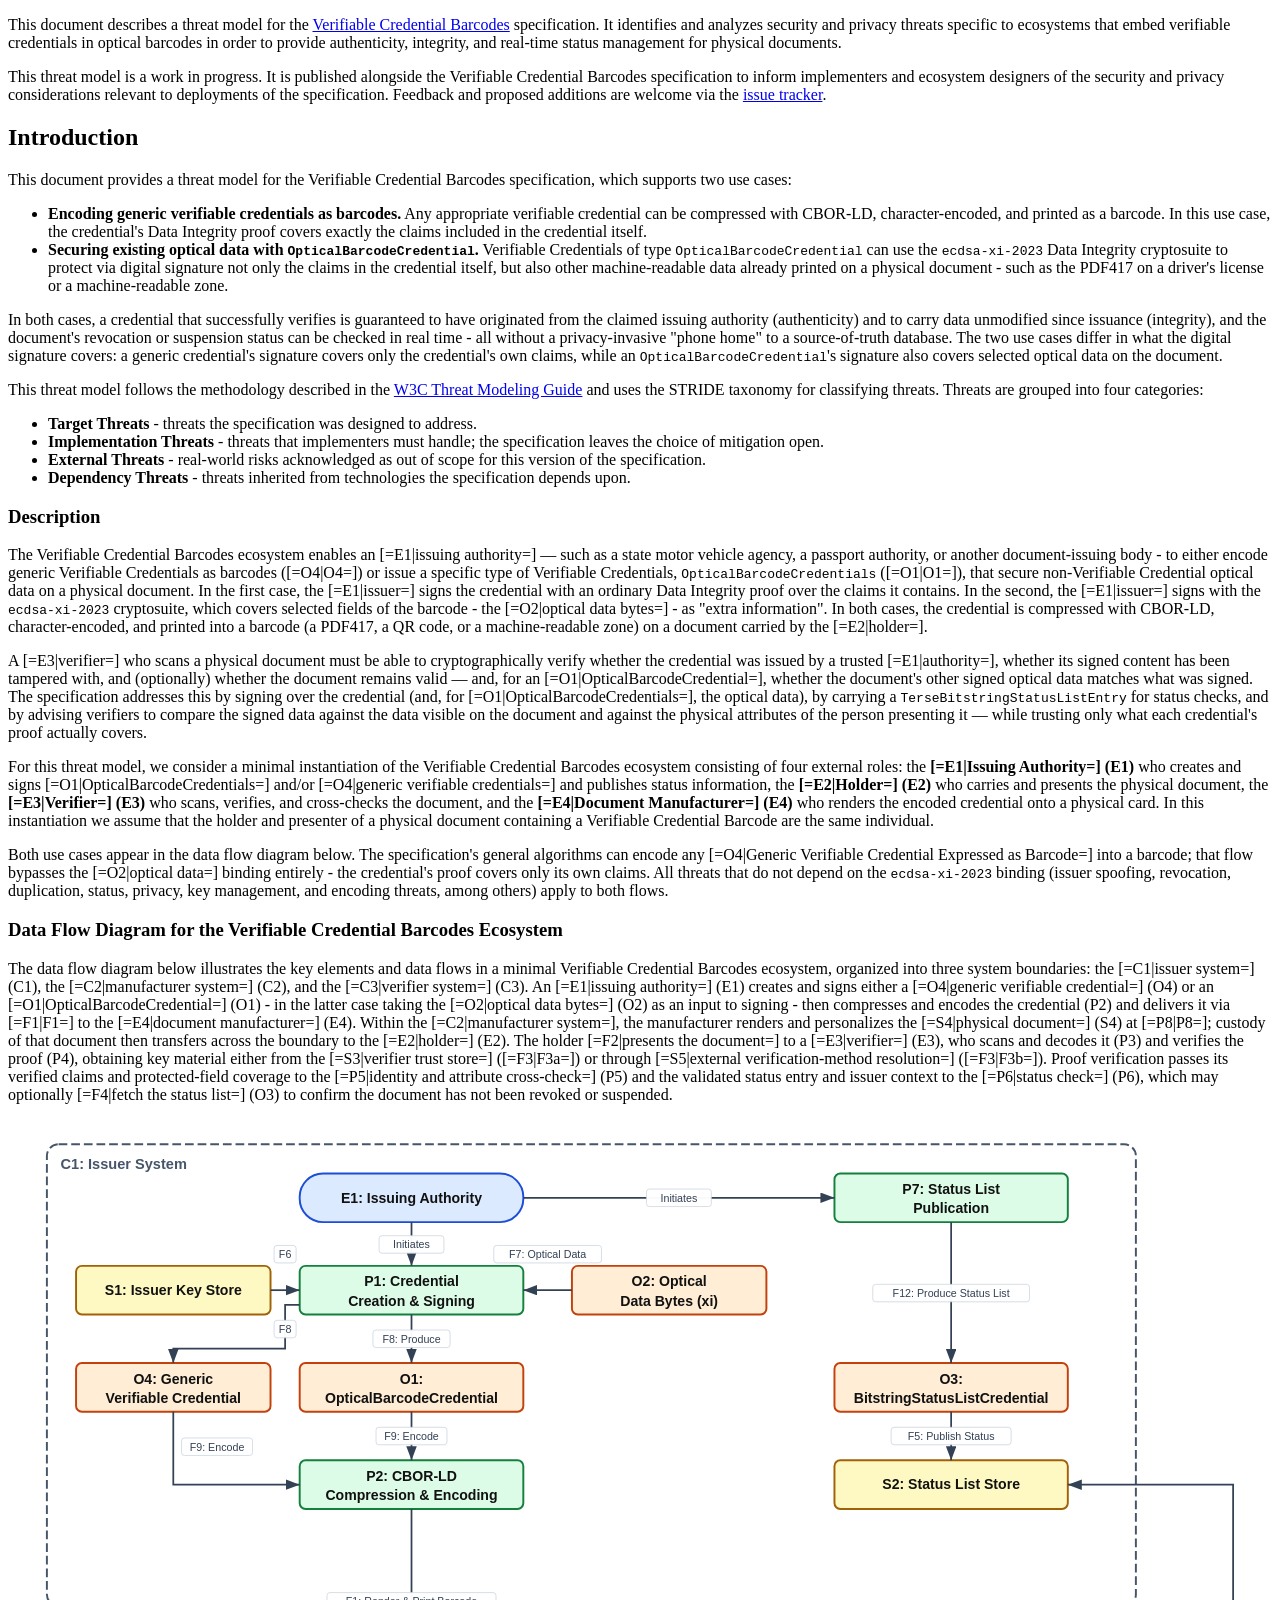
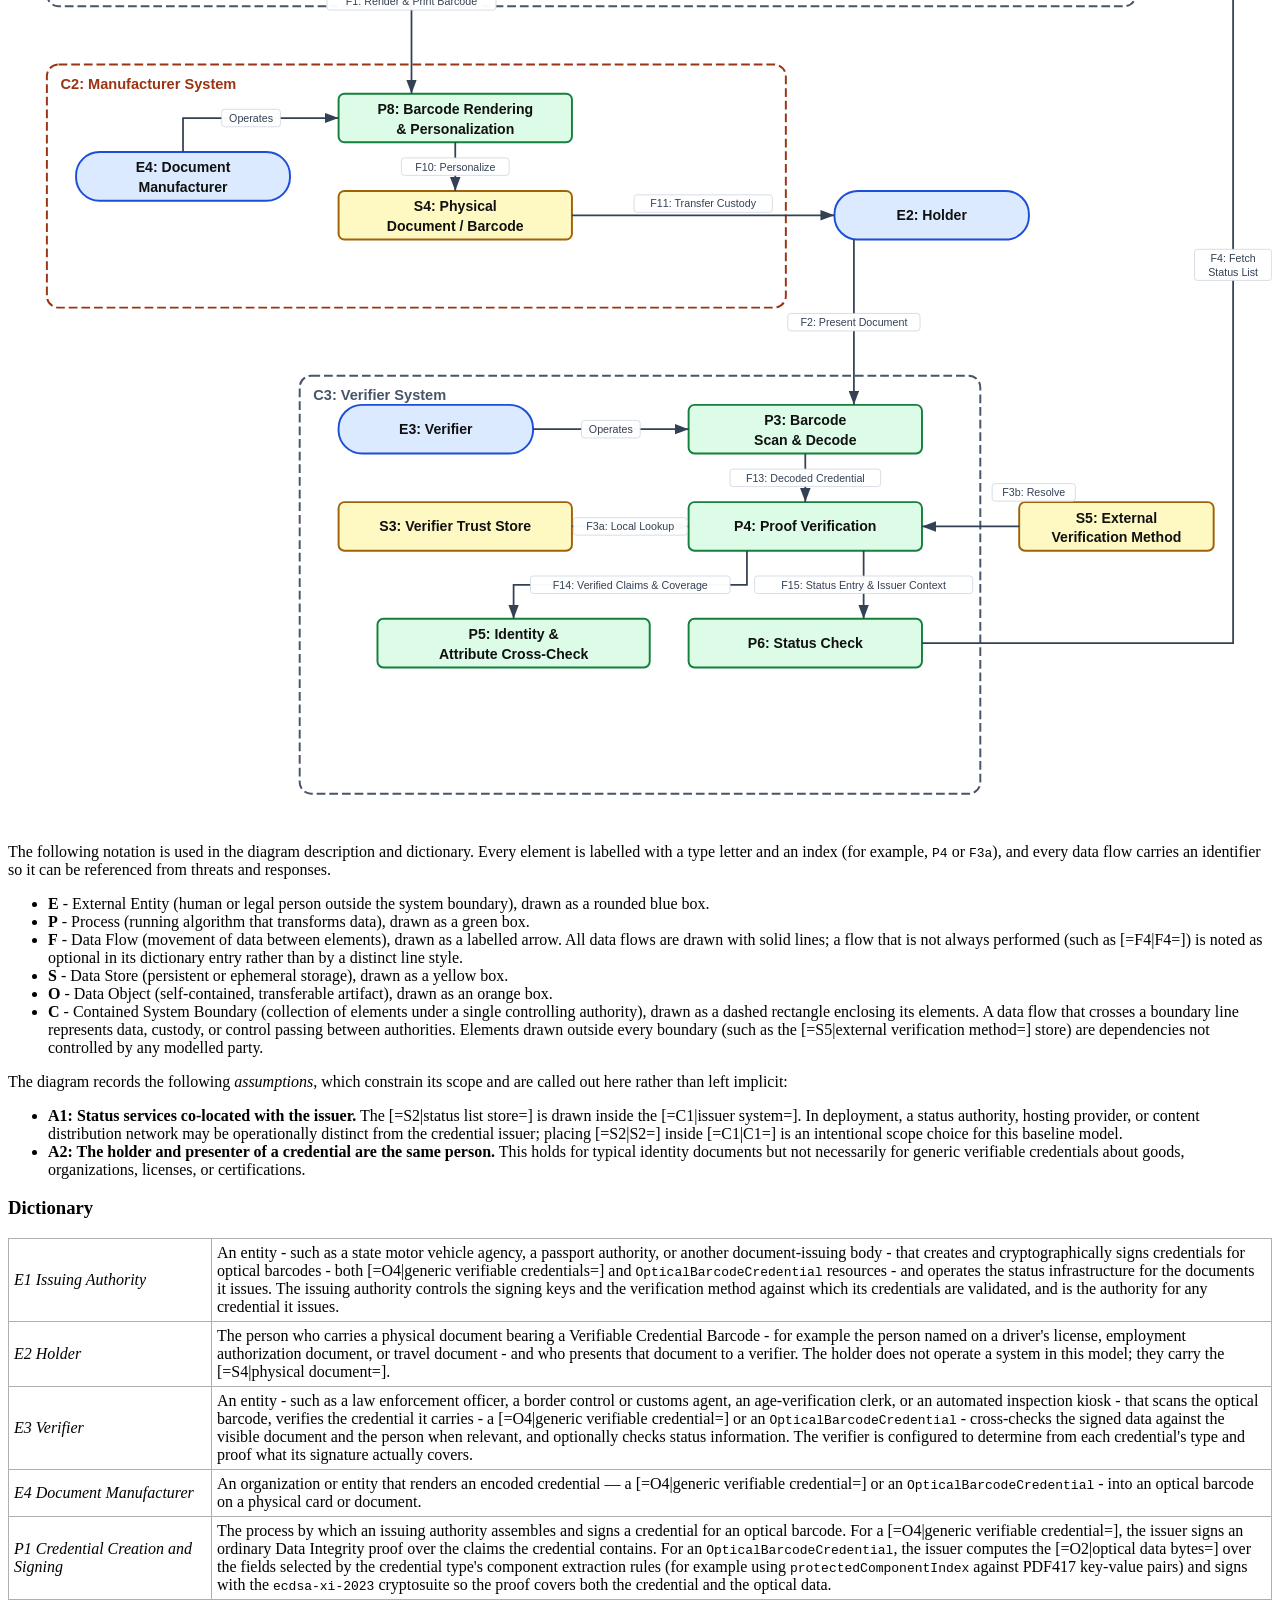
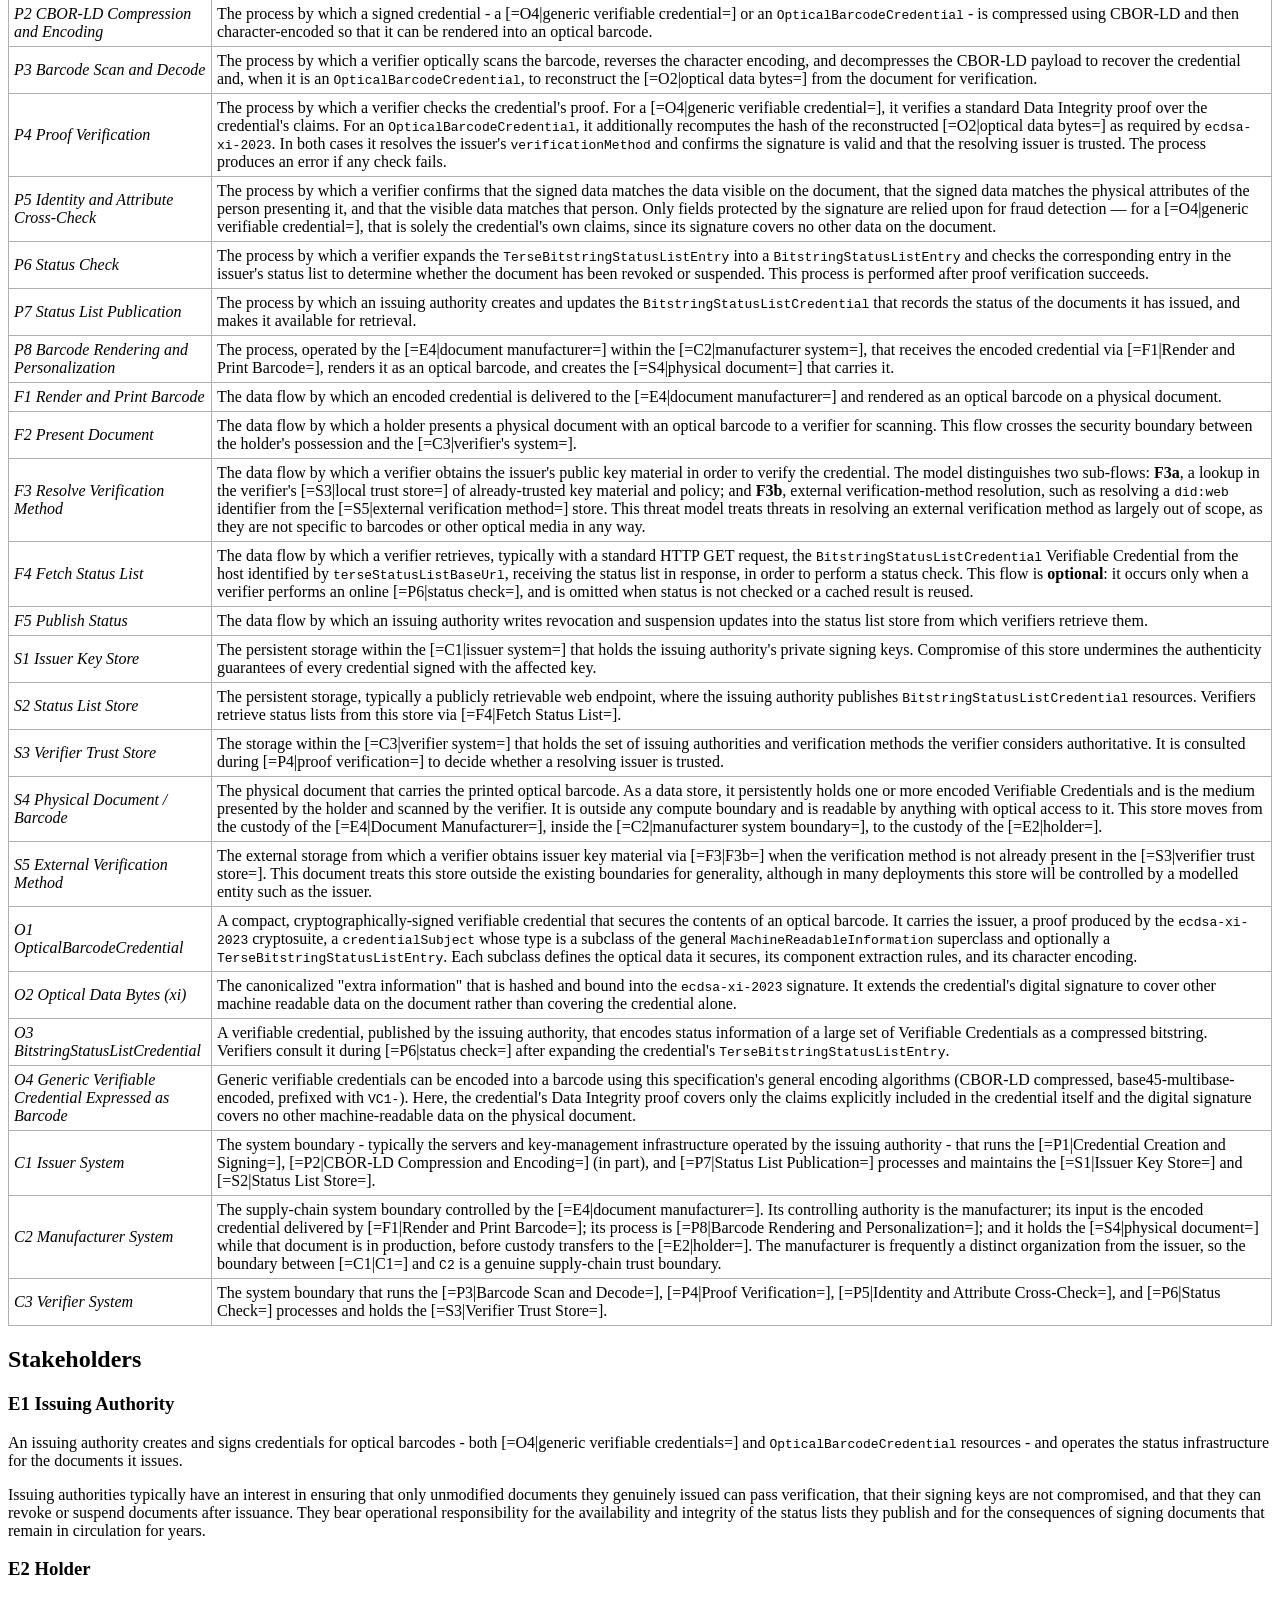
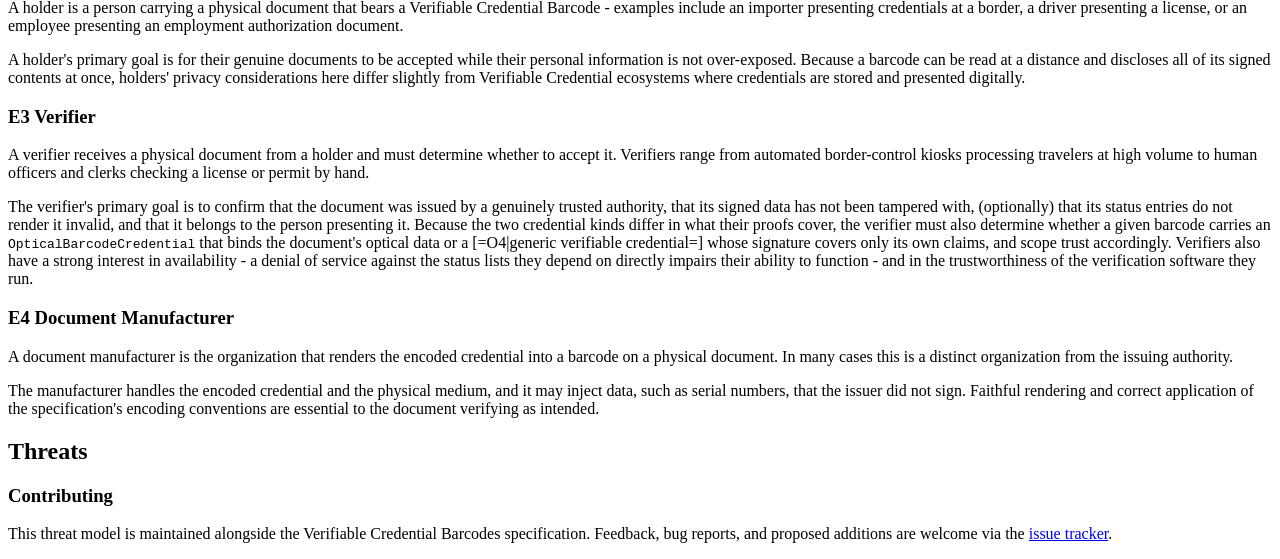
<file: threat-model/index.html>
<!doctype html>
<html lang="en">

<head>
  <meta charset="utf-8">
  <title>Verifiable Credential Barcodes Threat Model v1.0</title>
  <script src="https://www.w3.org/Tools/respec/respec-w3c"
    class="remove"></script>
  <script src="threats/threat-model.js" class="remove"></script>

  <script class='remove'>
    // See https://github.com/w3c/respec/wiki/ for how to configure ReSpec
    var respecConfig = {
      specStatus: "DNOTE",
      group: "vc",
      edDraftURI: "https://w3c.github.io/vc-barcodes/threat-model/",
      latestVersion: "https://www.w3.org/TR/vc-barcodes/threat-model/",
      shortName: "vc-barcodes-threat-model-1.0",
      publishDate:  "2026-10-08",
      github: {
        repoURL: "https://github.com/w3c/vc-barcodes/",
        branch: "main"
      },
      editors: [{
        name: "Wesley Smith",
        company: "Digital Bazaar",
        w3cid: 152091
      }],
      noRecTrack: "true",
      maxTocLevel: 4,
      threatModelTocSelector: "#threat-model-toc",
      threatModelDetailsSelector: "#threat-model-details",
      preProcess: [window.ThreatModel.render],
      postProcess: []
    };
  </script>
  <script src="threats/outline.js" class="remove"></script>
  <link rel="stylesheet" href="threats/threat-model.css" />
  <script src="threats/t1-barcode-data-tampering.js" class="remove"></script>
  <script src="threats/t2-forgery-of-documents-without-machine-readable-information.js" class="remove"></script>
  <script src="threats/t3-issuer-spoofing-via-forged-barcode.js" class="remove"></script>
  <script src="threats/t4-acceptance-of-a-revoked-or-suspended-document.js" class="remove"></script>
  <script src="threats/t5-optical-data-duplication.js" class="remove"></script>
  <script src="threats/t6-unsigned-field-substitution.js" class="remove"></script>
  <script src="threats/t7-untrusted-verification-software.js" class="remove"></script>
  <script src="threats/t8-failure-to-surface-signed-vs-unsigned-coverage.js" class="remove"></script>
  <script src="threats/t9-verifier-trust-anchor-misconfiguration.js" class="remove"></script>
  <script src="threats/t10-denial-of-service-of-status-services.js" class="remove"></script>
  <script src="threats/t11-stale-status-via-aggressive-caching.js" class="remove"></script>
  <script src="threats/t12-under-inclusive-protected-component-index.js" class="remove"></script>
  <script src="threats/t13-quishing-via-malicious-barcode-injection.js" class="remove"></script>
  <script src="threats/t14-physical-medium-information-leakage.js" class="remove"></script>
  <script src="threats/t15-correlation-via-status-list-retrieval.js" class="remove"></script>
  <script src="threats/t16-compelled-presentation-and-over-disclosure.js" class="remove"></script>
  <script src="threats/t17-cross-verifier-linkage-of-the-holder.js" class="remove"></script>
  <script src="threats/t18-cryptographically-relevant-quantum-computer-breaks-ecdsa.js" class="remove"></script>
  <script src="threats/t19-compromise-of-the-issuer-signing-key.js" class="remove"></script>
  <script src="threats/t20-key-resolution-and-key-management-spoofing.js" class="remove"></script>
  <script src="threats/t21-base-encoding-and-multibase-header-confusion.js" class="remove"></script>
  <script src="threats/t22-biometric-falsification.js" class="remove"></script>
  <script src="threats/t23-credential-subject-type-confusion.js" class="remove"></script>
  <style>
    table.dictionary,
    table.dictionary th,
    table.dictionary td {
      border: thin solid rgb(176, 176, 176);
      border-collapse: collapse;
      padding: 5px;
    }
    table.dictionary td.left {
      width: 12em;
    }
  </style>
</head>

<body>
  <section id="abstract">
    <p>
This document describes a threat model for the
<a href="https://w3c.github.io/vc-barcodes/">Verifiable Credential
Barcodes</a> specification. It identifies and analyzes security and privacy
threats specific to ecosystems that embed
verifiable credentials in optical barcodes in order to provide
authenticity, integrity, and real-time status management for physical documents.
    </p>
  </section>
  <section id="sotd">
    <p>
This threat model is a work in progress. It is published alongside the
Verifiable Credential Barcodes specification to inform implementers and
ecosystem designers of the security and privacy considerations relevant to
deployments of the specification. Feedback and proposed additions are welcome
via the
<a href="https://github.com/w3c/vc-barcodes/issues">issue tracker</a>.
    </p>
  </section>
  <section id="Introduction">
    <h2>Introduction</h2>
    <p>
This document provides a threat model for the Verifiable Credential Barcodes
specification, which supports two use cases:
    </p>
    <ul>
      <li>
<strong>Encoding generic verifiable credentials as barcodes.</strong> Any
appropriate verifiable credential can be compressed with CBOR-LD, character-encoded,
and printed as a barcode. In this use case, the credential's Data Integrity proof covers
exactly the claims included in the credential itself.
      </li>
      <li>
<strong>Securing existing optical data with
<code>OpticalBarcodeCredential</code>.</strong> Verifiable Credentials of
type <code>OpticalBarcodeCredential</code> can use the <code>ecdsa-xi-2023</code>
Data Integrity cryptosuite to protect via digital signature not only
the claims in the credential itself, but also other machine-readable data already printed
on a physical document - such as the PDF417 on a driver's license or a machine-readable zone.
      </li>
    </ul>
    <p>
In both cases, a credential that successfully verifies is guaranteed to have
originated from the claimed issuing authority (authenticity) and to carry data
unmodified since issuance (integrity), and the document's revocation or
suspension status can be checked in real time - all without a privacy-invasive
"phone home" to a source-of-truth database. The two use cases differ in what
the digital signature covers: a generic credential's signature covers only the
credential's own claims, while an <code>OpticalBarcodeCredential</code>'s
signature also covers selected optical data on the document.
    </p>
    <p>
This threat model follows the methodology described in the
<a href="https://www.w3.org/TR/threat-modeling-guide/">W3C Threat
Modeling Guide</a> and uses the STRIDE taxonomy for classifying threats.
Threats are grouped into four categories:
    </p>
    <ul>
      <li>
<strong>Target Threats</strong> - threats the specification was designed
to address.
      </li>
      <li>
<strong>Implementation Threats</strong> - threats that implementers must
handle; the specification leaves the choice of mitigation open.
      </li>
      <li>
<strong>External Threats</strong> - real-world risks acknowledged as out
of scope for this version of the specification.
      </li>
      <li>
<strong>Dependency Threats</strong> - threats inherited from technologies
the specification depends upon.
      </li>
    </ul>

<section id="threat-model-description">
      <h3>Description</h3>
      <p>
The Verifiable Credential Barcodes ecosystem enables an [=E1|issuing authority=]
— such as a state motor vehicle agency, a passport authority, or another
document-issuing body - to either encode generic Verifiable Credentials
as barcodes ([=O4|O4=]) or issue a specific type of Verifiable Credentials,
<code>OpticalBarcodeCredentials</code> ([=O1|O1=]),
that secure non-Verifiable Credential optical data on a physical document.
In the first case, the [=E1|issuer=] signs the credential with an ordinary
Data Integrity proof over the claims it contains. In the second, the
[=E1|issuer=] signs with the <code>ecdsa-xi-2023</code> cryptosuite, which
covers selected fields of the barcode - the [=O2|optical data bytes=] - 
as "extra information". In both cases, the credential is
compressed with CBOR-LD, character-encoded, and printed into a barcode (a
PDF417, a QR code, or a machine-readable zone) on a document carried by the
[=E2|holder=].
      </p>
      <p>
A [=E3|verifier=] who scans a physical document must
be able to cryptographically verify
whether the credential was issued by a trusted [=E1|authority=], whether its
signed content has been tampered with, and (optionally) whether the document remains valid —
and, for an [=O1|OpticalBarcodeCredential=], whether the document's other signed optical
data matches what was signed. The specification addresses this by signing over
the credential (and, for [=O1|OpticalBarcodeCredentials=], the optical data),
by carrying a <code>TerseBitstringStatusListEntry</code> for status checks, and
by advising verifiers to compare the signed data against the data visible on
the document and against the physical attributes of the person presenting it —
while trusting only what each credential's proof actually covers.
      </p>
      <p>
For this threat model, we consider a minimal instantiation of the Verifiable
Credential Barcodes ecosystem consisting of four external roles: the
<strong>[=E1|Issuing Authority=] (E1)</strong> who creates and signs 
[=O1|OpticalBarcodeCredentials=] and/or [=O4|generic verifiable credentials=]
and publishes status information, the
<strong>[=E2|Holder=] (E2)</strong> who carries and presents the physical
document, the <strong>[=E3|Verifier=] (E3)</strong> who scans, verifies, and
cross-checks the document, and the <strong>[=E4|Document Manufacturer=]
(E4)</strong> who renders the encoded credential onto a physical card.
In this instantiation we assume that the holder and presenter of a physical
document containing a Verifiable Credential Barcode are the same individual.
      </p>
      <p>
Both use cases appear in the data flow diagram below. The specification's general
algorithms can encode any
[=O4|Generic Verifiable Credential Expressed as Barcode=] into a barcode; that flow bypasses the
[=O2|optical data=] binding entirely - the credential's proof covers only its
own claims. All threats that do not
depend on the <code>ecdsa-xi-2023</code> binding (issuer spoofing, revocation,
duplication, status, privacy, key management, and encoding threats, among
others) apply to both flows.
      </p>
    </section>

<section id="threat-model-data-flow-diagram">
      <h3>Data Flow Diagram for the Verifiable Credential Barcodes Ecosystem</h3>
      <p>
The data flow diagram below illustrates the key elements and data flows in a
minimal Verifiable Credential Barcodes ecosystem, organized into three
system boundaries: the [=C1|issuer system=] (C1), the
[=C2|manufacturer system=] (C2), and the [=C3|verifier system=] (C3). An
[=E1|issuing authority=] (E1) creates and signs either a
[=O4|generic verifiable credential=] (O4) or an
[=O1|OpticalBarcodeCredential=] (O1) - in the latter case taking the
[=O2|optical data bytes=] (O2) as an input to signing - then compresses and
encodes the credential (P2) and delivers it via [=F1|F1=] to the
[=E4|document manufacturer=] (E4). Within the [=C2|manufacturer system=], the
manufacturer renders and personalizes the [=S4|physical document=] (S4) at
[=P8|P8=]; custody of that document then transfers across the boundary to the
[=E2|holder=] (E2). The holder [=F2|presents the document=] to a
[=E3|verifier=] (E3), who scans and decodes it (P3) and verifies the proof (P4),
obtaining key material either from the [=S3|verifier trust store=] ([=F3|F3a=])
or through [=S5|external verification-method resolution=] ([=F3|F3b=]).
Proof verification passes its verified claims and protected-field coverage to
the [=P5|identity and attribute cross-check=] (P5) and the validated status
entry and issuer context to the [=P6|status check=] (P6), which may optionally
[=F4|fetch the status list=] (O3) to confirm the document has not been revoked
or suspended.
      </p>

      <img src="diagrams/dfd.svg" alt="Data flow diagram of the Verifiable Credential Barcodes ecosystem">

      <p>
The following notation is used in the diagram description and dictionary. Every
element is labelled with a type letter and an index (for example, <code>P4</code>
or <code>F3a</code>), and every data flow carries an identifier so it can be
referenced from threats and responses.
      </p>
      <ul>
        <li>
<strong>E</strong> - External Entity (human or legal person outside the
system boundary), drawn as a rounded blue box.
        </li>
        <li>
<strong>P</strong> - Process (running algorithm that transforms data), drawn as
a green box.
        </li>
        <li>
<strong>F</strong> - Data Flow (movement of data between elements), drawn as a
labelled arrow. All data flows are drawn with solid lines; a flow that is not
always performed (such as [=F4|F4=]) is noted as optional in its dictionary
entry rather than by a distinct line style.
        </li>
        <li>
<strong>S</strong> - Data Store (persistent or ephemeral storage), drawn as a
yellow box.
        </li>
        <li>
<strong>O</strong> - Data Object (self-contained, transferable artifact), drawn
as an orange box.
        </li>
        <li>
<strong>C</strong> - Contained System Boundary (collection of elements under a
single controlling authority), drawn as a dashed rectangle enclosing its
elements. A data flow that crosses a boundary line represents data, custody, or
control passing between authorities. Elements drawn outside every boundary
(such as the [=S5|external verification method=] store) are dependencies not
controlled by any modelled party.
        </li>
      </ul>

      <p>
The diagram records the following <dfn data-lt="threat-model-assumptions">
assumptions</dfn>, which constrain its scope and are called out here rather than
left implicit:
      </p>
      <ul>
        <li>
<strong>A1: Status services co-located with the issuer.</strong> The
[=S2|status list store=] is drawn inside the [=C1|issuer system=]. In
deployment, a status authority, hosting provider, or content distribution
network may be operationally distinct from the credential issuer; placing
[=S2|S2=] inside [=C1|C1=] is an intentional scope choice for this baseline
model.
        </li>
        <li>
<strong>A2: The holder and presenter of a credential are the same person.</strong>
This holds for typical identity documents but not necessarily for
generic verifiable credentials about goods, organizations, licenses, or
certifications.
        </li>
      </ul>
    </section>

<section id="threat-model-architecture-dictionary">
    <h3>Dictionary</h3>
      <table class="dictionary">
        <tbody>
          <tr>
            <td class="left">
              <dfn class="lint-ignore"
                data-lt="E1|Issuing Authority">E1 Issuing Authority</dfn>
            </td>
            <td>
An entity - such as a state motor vehicle agency, a passport authority, or
another document-issuing body - that creates and cryptographically signs
credentials for optical barcodes - both
[=O4|generic verifiable credentials=] and
<code>OpticalBarcodeCredential</code> resources - and operates the status
infrastructure for the documents it issues. The issuing authority controls
the signing keys and the verification method against which its credentials
are validated, and is the authority for any credential it issues.
            </td>
          </tr>
          <tr>
            <td class="left">
              <dfn class="lint-ignore"
                data-lt="E2|Holder">E2 Holder</dfn>
            </td>
            <td>
The person who carries a physical document bearing a Verifiable
Credential Barcode - for example the person named on a driver's license,
employment authorization document, or travel document - and who presents that
document to a verifier. The holder does not operate a system in this model;
they carry the [=S4|physical document=].
            </td>
          </tr>
          <tr>
            <td class="left">
              <dfn class="lint-ignore"
                data-lt="E3|Verifier">E3 Verifier</dfn>
            </td>
            <td>
An entity - such as a law enforcement officer, a border control or customs
agent, an age-verification clerk, or an automated inspection kiosk - that
scans the optical barcode, verifies the credential it carries - a
[=O4|generic verifiable credential=] or an
<code>OpticalBarcodeCredential</code> - cross-checks the signed data against
the visible document and the person when relevant, and optionally checks status
information. The verifier is configured to determine from each credential's type
and proof what its signature actually covers.
            </td>
          </tr>
          <tr>
            <td class="left">
              <dfn class="lint-ignore"
                data-lt="E4|Document Manufacturer">E4 Document Manufacturer</dfn>
            </td>
            <td>
An organization or entity that renders an encoded credential —
a [=O4|generic verifiable credential=] or an
<code>OpticalBarcodeCredential</code> - into an optical barcode on a physical
card or document.
            </td>
          </tr>
          <tr>
            <td class="left">
              <dfn class="lint-ignore"
                data-lt="P1|Credential Creation and Signing">P1 Credential Creation and Signing</dfn>
            </td>
            <td>
The process by which an issuing authority assembles and signs a credential for
an optical barcode. For a [=O4|generic verifiable credential=], the issuer
signs an ordinary Data Integrity proof over the claims the credential contains.
For an <code>OpticalBarcodeCredential</code>, the issuer computes the
[=O2|optical data bytes=] over the fields selected by the credential type's
component extraction rules (for example using <code>protectedComponentIndex</code>
against PDF417 key-value pairs) and signs with
the <code>ecdsa-xi-2023</code> cryptosuite so the proof covers both the
credential and the optical data.
            </td>
          </tr>
          <tr>
            <td class="left">
              <dfn class="lint-ignore"
                data-lt="P2|CBOR-LD Compression and Encoding">P2 CBOR-LD Compression and Encoding</dfn>
            </td>
            <td>
The process by which a signed credential - a
[=O4|generic verifiable credential=] or an <code>OpticalBarcodeCredential</code> - is
compressed using CBOR-LD and then character-encoded so that it can be rendered into an
optical barcode.
            </td>
          </tr>
          <tr>
            <td class="left">
              <dfn class="lint-ignore"
                data-lt="P3|Barcode Scan and Decode">P3 Barcode Scan and Decode</dfn>
            </td>
            <td>
The process by which a verifier optically scans the barcode, reverses the
character encoding, and decompresses the CBOR-LD payload to recover the
credential and, when it is an <code>OpticalBarcodeCredential</code>, to
reconstruct the [=O2|optical data bytes=] from the document for verification.
            </td>
          </tr>
          <tr>
            <td class="left">
              <dfn class="lint-ignore"
                data-lt="P4|Proof Verification">P4 Proof Verification</dfn>
            </td>
            <td>
The process by which a verifier checks the credential's proof. For a
[=O4|generic verifiable credential=], it verifies a standard Data Integrity
proof over the credential's claims. For an
<code>OpticalBarcodeCredential</code>, it additionally recomputes the hash of
the reconstructed [=O2|optical data bytes=] as required by
<code>ecdsa-xi-2023</code>. In both cases it resolves the issuer's
<code>verificationMethod</code> and confirms the signature is valid and that
the resolving issuer is trusted. The process produces an error if any check
fails.
            </td>
          </tr>
          <tr>
            <td class="left">
              <dfn class="lint-ignore"
                data-lt="P5|Identity and Attribute Cross-Check">P5 Identity and Attribute Cross-Check</dfn>
            </td>
            <td>
The process by which a verifier confirms that the signed data matches the data
visible on the document, that the signed data matches the physical attributes
of the person presenting it, and that the visible data matches that person.
Only fields protected by the signature are relied upon for fraud detection —
for a [=O4|generic verifiable credential=], that is solely the credential's own
claims, since its signature covers no other data on the document.
            </td>
          </tr>
          <tr>
            <td class="left">
              <dfn class="lint-ignore"
                data-lt="P6|Status Check">P6 Status Check</dfn>
            </td>
            <td>
The process by which a verifier expands the
<code>TerseBitstringStatusListEntry</code> into a
<code>BitstringStatusListEntry</code> and checks the corresponding entry in the
issuer's status list to determine whether the document has been revoked or
suspended. This process is performed after proof verification succeeds.
            </td>
          </tr>
          <tr>
            <td class="left">
              <dfn class="lint-ignore"
                data-lt="P7|Status List Publication">P7 Status List Publication</dfn>
            </td>
            <td>
The process by which an issuing authority creates and updates the
<code>BitstringStatusListCredential</code> that records the status of the documents
it has issued, and makes it available for retrieval.
            </td>
          </tr>
          <tr>
            <td class="left">
              <dfn class="lint-ignore"
                data-lt="P8|Barcode Rendering and Personalization">P8 Barcode Rendering and Personalization</dfn>
            </td>
            <td>
The process, operated by the [=E4|document manufacturer=] within the
[=C2|manufacturer system=], that receives the encoded credential via
[=F1|Render and Print Barcode=], renders it as an optical barcode, and
creates the [=S4|physical document=] that carries it.
            </td>
          </tr>
          <tr>
            <td class="left">
              <dfn class="lint-ignore"
                data-lt="F1|Render and Print Barcode">F1 Render and Print Barcode</dfn>
            </td>
            <td>
The data flow by which an encoded credential is
delivered to the [=E4|document manufacturer=] and rendered as an optical
barcode on a physical document.
            </td>
          </tr>
          <tr>
            <td class="left">
              <dfn class="lint-ignore"
                data-lt="F2|Present Document">F2 Present Document</dfn>
            </td>
            <td>
The data flow by which a holder presents a physical document with an
optical barcode to a verifier for scanning. This flow crosses the security
boundary between the holder's possession and the
[=C3|verifier's system=].
            </td>
          </tr>
          <tr>
            <td class="left">
              <dfn class="lint-ignore"
                data-lt="F3|Resolve Verification Method|F3a|F3b">F3 Resolve Verification Method</dfn>
            </td>
            <td>
The data flow by which a verifier obtains the issuer's public key material in
order to verify the credential. The model distinguishes two sub-flows:
<strong>F3a</strong>, a lookup in the verifier's [=S3|local trust store=] of
already-trusted key material and policy; and <strong>F3b</strong>, external
verification-method resolution, such as resolving a <code>did:web</code>
identifier from the [=S5|external verification method=] store. This threat model
treats threats in resolving an external verification method as largely out of scope,
as they are not specific to barcodes or other optical media in any way.
            </td>
          </tr>
          <tr>
            <td class="left">
              <dfn class="lint-ignore"
                data-lt="F4|Fetch Status List">F4 Fetch Status List</dfn>
            </td>
            <td>
The data flow by which a verifier retrieves, typically with a standard HTTP GET
request, the <code>BitstringStatusListCredential</code> Verifiable Credential
from the host identified by <code>terseStatusListBaseUrl</code>, receiving the
status list in response, in order to perform a status check. This flow is
<strong>optional</strong>: it occurs only when a verifier performs an online
[=P6|status check=], and is omitted when status is not checked or a cached
result is reused.
            </td>
          </tr>
          <tr>
            <td class="left">
              <dfn class="lint-ignore"
                data-lt="F5|Publish Status">F5 Publish Status</dfn>
            </td>
            <td>
The data flow by which an issuing authority writes revocation and suspension
updates into the status list store from which verifiers retrieve them.
            </td>
          </tr>
          <tr>
            <td class="left">
              <dfn class="lint-ignore"
                data-lt="S1|Issuer Key Store">S1 Issuer Key Store</dfn>
            </td>
            <td>
The persistent storage within the [=C1|issuer system=] that holds the issuing
authority's private signing keys. Compromise of this store undermines the
authenticity guarantees of every credential signed with the affected key.
            </td>
          </tr>
          <tr>
            <td class="left">
              <dfn class="lint-ignore"
                data-lt="S2|Status List Store">S2 Status List Store</dfn>
            </td>
            <td>
The persistent storage, typically a publicly retrievable web endpoint, where
the issuing authority publishes <code>BitstringStatusListCredential</code>
resources. Verifiers retrieve status lists from this store via
[=F4|Fetch Status List=].
            </td>
          </tr>
          <tr>
            <td class="left">
              <dfn class="lint-ignore"
                data-lt="S3|Verifier Trust Store">S3 Verifier Trust Store</dfn>
            </td>
            <td>
The storage within the [=C3|verifier system=] that holds the set of issuing
authorities and verification methods the verifier considers authoritative.
It is consulted during [=P4|proof verification=] to decide whether a resolving
issuer is trusted.
            </td>
          </tr>
          <tr>
            <td class="left">
              <dfn class="lint-ignore"
                data-lt="S4|Physical Document">S4 Physical Document / Barcode</dfn>
            </td>
            <td>
The physical document that carries the printed optical barcode. As a
data store, it persistently holds one or more encoded Verifiable Credentials
and is the medium presented by the holder and scanned by the verifier. It is
outside any compute boundary and is readable by anything with optical access to it.
This store moves from the custody of the [=E4|Document Manufacturer=], inside the
[=C2|manufacturer system boundary=], to the custody of the [=E2|holder=].
            </td>
          </tr>
          <tr>
            <td class="left">
              <dfn class="lint-ignore"
                data-lt="S5|External Verification Method">S5 External Verification Method</dfn>
            </td>
            <td>
The external storage from which a verifier obtains issuer key material via
[=F3|F3b=] when the verification method is not already present in the
[=S3|verifier trust store=]. This document treats this store outside the existing boundaries
for generality, although in many deployments this store will be controlled by
a modelled entity such as the issuer.
            </td>
          </tr>
          <tr>
            <td class="left">
              <dfn class="lint-ignore"
                data-lt="O1|OpticalBarcodeCredential">O1 OpticalBarcodeCredential</dfn>
            </td>
            <td>
A compact, cryptographically-signed verifiable credential that secures the contents
of an optical barcode. It carries the issuer, a proof produced by the
<code>ecdsa-xi-2023</code> cryptosuite, a <code>credentialSubject</code> whose
type is a subclass of the general <code>MachineReadableInformation</code> superclass
 and optionally a <code>TerseBitstringStatusListEntry</code>. Each subclass defines the optical
data it secures, its component extraction rules, and its character encoding.
            </td>
          </tr>
          <tr>
            <td class="left">
              <dfn class="lint-ignore"
                data-lt="O2|Optical Data Bytes">O2 Optical Data Bytes (xi)</dfn>
            </td>
            <td>
The canonicalized "extra information" that is hashed
and bound into the <code>ecdsa-xi-2023</code> signature. It extends the credential's
digital signature to cover other machine readable data on the document rather than
covering the credential alone.
            </td>
          </tr>
          <tr>
            <td class="left">
              <dfn class="lint-ignore"
                data-lt="O3|BitstringStatusListCredential">O3 BitstringStatusListCredential</dfn>
            </td>
            <td>
A verifiable credential, published by the issuing authority, that encodes status information
of a large set of Verifiable Credentials as a compressed
bitstring. Verifiers consult it during [=P6|status check=] after expanding the
credential's <code>TerseBitstringStatusListEntry</code>.
            </td>
          </tr>
          <tr>
            <td class="left">
              <dfn class="lint-ignore"
                data-lt="O4|Generic Verifiable Credential Expressed as Barcode">
O4 Generic Verifiable Credential Expressed as Barcode</dfn>
            </td>
            <td>
Generic verifiable credentials can be encoded into a barcode using this specification's
general encoding algorithms (CBOR-LD compressed, base45-multibase-encoded, prefixed with
<code>VC1-</code>). Here, the credential's Data Integrity proof covers only the claims
explicitly included in the credential itself and the digital signature covers no other
machine-readable data on the physical document.
            </td>
          </tr>
          <tr>
            <td class="left">
              <dfn class="lint-ignore"
                data-lt="C1|Issuer System">C1 Issuer System</dfn>
            </td>
            <td>
The system boundary - typically the servers and key-management infrastructure
operated by the issuing authority - that runs the
[=P1|Credential Creation and Signing=], [=P2|CBOR-LD Compression and Encoding=]
(in part), and [=P7|Status List Publication=] processes and maintains the
[=S1|Issuer Key Store=] and [=S2|Status List Store=].
            </td>
          </tr>
          <tr>
            <td class="left">
              <dfn class="lint-ignore"
                data-lt="C2|Manufacturer System">C2 Manufacturer System</dfn>
            </td>
            <td>
The supply-chain system boundary controlled by the [=E4|document manufacturer=].
Its controlling authority is the manufacturer; its input is the encoded
credential delivered by [=F1|Render and Print Barcode=]; its process is
[=P8|Barcode Rendering and Personalization=]; and it holds the
[=S4|physical document=] while that document is in production, before custody
transfers to the [=E2|holder=]. The manufacturer is frequently a distinct
organization from the issuer, so the boundary between [=C1|C1=] and
<code>C2</code> is a genuine supply-chain trust boundary.
            </td>
          </tr>
          <tr>
            <td class="left">
              <dfn class="lint-ignore"
                data-lt="C3|Verifier System">C3 Verifier System</dfn>
            </td>
            <td>
The system boundary that runs the [=P3|Barcode Scan and Decode=], [=P4|Proof Verification=],
[=P5|Identity and Attribute Cross-Check=], and [=P6|Status Check=] processes
and holds the [=S3|Verifier Trust Store=].
            </td>
          </tr>
        </tbody>
      </table>
    </section>
  </section>

<section id="threat-model-stakeholders">
    <h2>Stakeholders</h2>

    <h3>E1 Issuing Authority</h3>
    <p>
An issuing authority creates and signs credentials for optical barcodes - both
[=O4|generic verifiable credentials=] and <code>OpticalBarcodeCredential</code>
resources - and operates the status infrastructure for the documents it
issues.
    </p>
    <p>
Issuing authorities typically have an interest in ensuring that only unmodified documents they
genuinely issued can pass verification, that their signing keys are not
compromised, and that they can revoke or suspend documents after issuance. They
bear operational responsibility for the availability and integrity of the
status lists they publish and for the consequences of signing
documents that remain in circulation for years.
    </p>

    <h3>E2 Holder</h3>
    <p>
A holder is a person carrying a physical document that bears a
Verifiable Credential Barcode - examples include an importer presenting credentials at a border,
a driver presenting a license, or an employee presenting an employment
authorization document.
    </p>
    <p>
A holder's primary goal is for their genuine documents to be accepted while
their personal information is not over-exposed. Because a barcode can be read at
a distance and discloses all of its signed contents at once, holders' privacy
considerations here differ slightly from Verifiable Credential ecosystems where
credentials are stored and presented digitally.
    </p>

    <h3>E3 Verifier</h3>
    <p>
A verifier receives a physical document from a holder and must determine whether
to accept it. Verifiers range from automated border-control kiosks processing
travelers at high volume to human officers and clerks checking a license or
permit by hand.
    </p>
    <p>
The verifier's primary goal is to confirm that the document was issued by a
genuinely trusted authority, that its signed data has not been tampered with,
(optionally) that its status entries do not render it invalid, and that it
belongs to the person presenting it. Because the two credential kinds differ
in what their proofs cover, the verifier must also determine whether a given barcode carries an
<code>OpticalBarcodeCredential</code> that binds the document's optical data or
a [=O4|generic verifiable credential=] whose signature covers only its own
claims, and scope trust accordingly. Verifiers also have a strong interest in availability - a denial
of service against the status lists they depend on directly impairs their
ability to function - and in the trustworthiness of the verification software
they run.
    </p>

    <h3>E4 Document Manufacturer</h3>
    <p>
A document manufacturer is the organization that renders
the encoded credential into a barcode on a physical document. In many cases
this is a distinct organization from the issuing authority.
    </p>
    <p>
The manufacturer handles the encoded credential and the physical medium, and it may inject data,
such as serial numbers, that the issuer did not sign. Faithful rendering and
correct application of the specification's encoding conventions are essential to
the document verifying as intended.
    </p>
  </section>

  <section id="threat-model-threats">
    <h2>Threats</h2>
    <section id="threat-model-toc">
    </section>
    <section id="threat-model-details">
    </section>
  </section>

  <section id="threat-model-contributing">
    <h3>Contributing</h3>
    <p>
This threat model is maintained alongside the Verifiable Credential Barcodes
specification. Feedback, bug reports, and proposed additions are welcome
via the <a
href="https://github.com/w3c/vc-barcodes/issues/new">issue tracker</a>.
    </p>
  </section>

</body>

</html>
</file>
<file: threat-model/threats/threat-model.css>
table.visual-terminology,
table.dfd-dictionary  {
  padding: 1em;
  border: 1px solid var(--datacell-border);
}

table.visual-terminology th,
table.visual-terminology td,
table.dfd-dictionary th,
table.dfd-dictionary td {
  border-bottom: 1px solid var(--datacell-border);
    border-collapse: collapse;
      padding: .5em;
}

table.visual-terminology tr {
  border-collapse: collapse;
}

table.visual-terminology th {
  width:11em;
  font-weight: bold;
}

table.visual-terminology td.term-def {

}


table.visual-terminology td.term-img {
  width: 11em;
}


table.dfd-dictionary {
}


table.dfd-dictionary td.dfd-id {
  width: 3em;
  font-weight: bold;

}
table.dfd-dictionary td.dfd-name {
  width: 10em;
}
table.dfd-dictionary td.dfd-type {
  width: 6em;
}

#threat-toc {
  counter-reset: threat;
}

ol.threat-toc {
  list-style: none;
}

ol.threat-toc li::before {
  content: "T" attr(value) ". ";
  font-weight: bold;
}

ol.threat-toc li.section-title::before {
  font-weight: bold;
  counter-increment: none;
  content: "";
}

ol.threat-toc li.section-title {
  font-weight: bold;
  font-style: italic;
}

table.threat td.threat-name span.index-link {
  position:absolute;
  right: 10px;
  height: 1em;
  font-size: small;
  margin-top: -0.7em;
  top: 50%;
}
ol.threat-toc h5 {
  margin:0;
}

table.threat {
  border: thin solid var(--datacell-border);
  border-collapse:collapse;
  margin: 1em 0 1em 0;
  width:100%;
  padding-left:30px;
}
table.threat a.self-link {
  left:-35px !important;
}
table.threat h3,
table.threat h4,
table.threat h5 {
  color:var(--text);
  margin:0 0 0 -5px;
  font-weight: bold;
  font-style:normal;
}
table.threat td {
  padding: 1em;
  position:relative;
  border-bottom: thin solid var(--datacell-border);
}

table.threat td.threat-name {
  font-weight:bold;
  background-color: #c9daf7;
  .darkmode & {
    background-color: #2c3d54;
  }
}

table.threat td.response-name {
  font-weight:bold;
  background-color: #d9ead4;
  .darkmode & {
    background-color: #445240;
  }
}

table.threat td.affected-component {
  background-color: #fff2ce;
  .darkmode & {
    background-color: #433b1e;
  }
}
table.threat span.component-entry {
  font-weight:bold;
}
table.threat td.analysis-taxonomy {
  background-color: #fce5ce;
  .darkmode & {
    background-color: #5d4b38;
  }
}

p.threatCategory {
  font-size: larger;
  font-weight: bolder;
  margin:0;
}

section.threatDetail {
  visibility: hidden;
  height:1px;
}

span.threat-tag {
  border-radius: 8px;
  padding: 2px 5px;
  margin: 0px 2px;
  font-weight: normal;
  color: var(--text);
  background-color: #a9c9e8;
  .darkmode & {
    background-color: #32526c;
  }
}

span.threat-tag.threat-tag-security {
  background-color: #f4a7a3;
  .darkmode & {
    background-color: #7b3a3a;
  }
}

span.threat-tag.threat-tag-privacy {
  background-color: #f8c49a;
  .darkmode & {
    background-color: #6d4421;
  }
}
</file>
